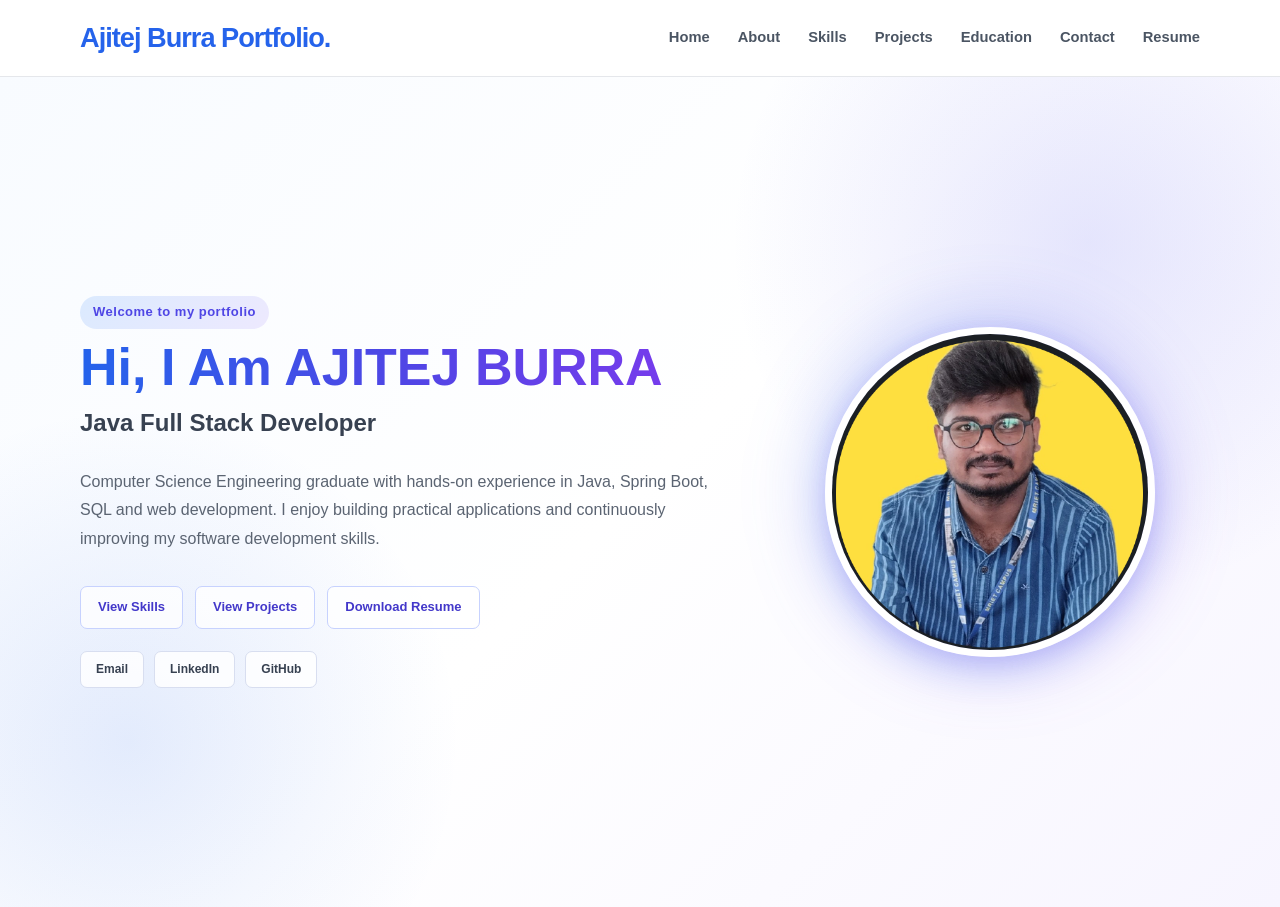
<file: index.html>
<!DOCTYPE html>
<html lang="en">
<head>
    <meta charset="UTF-8">
    <meta name="viewport" content="width=device-width, initial-scale=1.0">
    <title>Ajitej Burra Goud | Java Full Stack Developer</title>
    <link rel="stylesheet" href="css/style.css">
    <link rel="stylesheet" href="css/index.css">

</head>
<body>
<!-- HEADER -->
<header class="header">
    <div class="container nav-container">
        <a href="index.html" class="logo">
            <span>Ajitej Burra Portfolio.</span>
        </a>

        <button class="menu-toggle" id="menuToggle">
            ☰
        </button>

        <nav class="navbar" id="navbar">
            <a href="index.html">Home</a>
            <a href="about.html" >About</a>
            <a href="skills.html">Skills</a>
            <a href="projects.html">Projects</a>
            <a href="education.html">Education</a>
            <a href="contact.html">Contact</a>
            <a href="assets/AJITEJ_BURRA_RESUME.pdf">Resume</a>
        </nav>
    </div>
</header>

    <section id="home" class="hero-section">
        <div class="container hero-container">    
<!-- LEFT SIDE -->
            <div class="hero-content">
                <p class="hero-greeting">Welcome to my portfolio</p>
                <h1>Hi, I Am AJITEJ BURRA</h1>
                <h2>Java Full Stack Developer</h2>
    
                <p class="hero-description">
                    Computer Science Engineering graduate with hands-on
                    experience in Java, Spring Boot, SQL and web development.
                    I enjoy building practical applications and continuously
                    improving my software development skills.
                </p>
    
<!-- MAIN BUTTONS -->
                <div class="hero-buttons">
                    <a href="skills.html" class="btn secondary-btn" >View Skills</a>
                    <a href="projects.html" class="btn secondary-btn">View Projects</a>
                    <a href="assets/AJITEJ_BURRA_RESUME.pdf" target="_blank" class="btn secondary-btn">Download Resume</a>
                </div>
    
<!-- SOCIAL BUTTONS -->
                <div class="social-buttons">
                    <a href="mailto:burraajitejgoud@gmail.com" class="social-btn">
                        Email</a>
                    <a href="https://www.linkedin.com/in/ajitej-burra-a78137327/" target="_blank" rel="noopener noreferrer"class="social-btn">
                        LinkedIn</a>
                    <a href="https://github.com/Ajitej-26" target="_blank" rel="noopener noreferrer" class="social-btn">
                        GitHub</a>
                </div>
            </div>
    
    
            <!-- RIGHT SIDE -->
            <div class="hero-photo">
                <img src="assets/Screenshot 2025-11-19 132648.png" alt="Ajitej Burra">
            </div>
        </div>
    </section>

    <script src="js/script.js"></script>
</body>
</html>
</file>
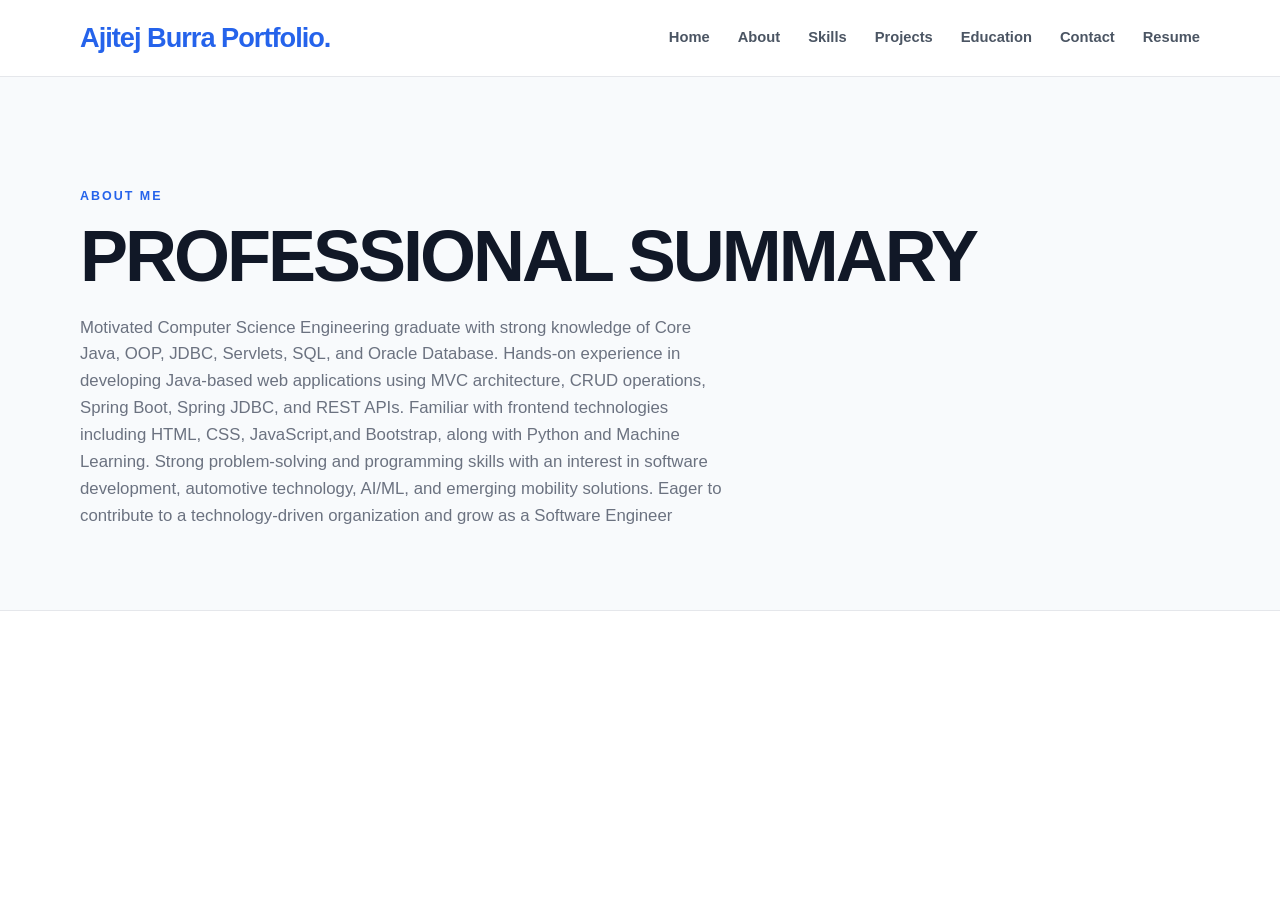
<file: about.html>
<!DOCTYPE html>
<html lang="en">
<head>
    <meta charset="UTF-8">
    <meta name="viewport" content="width=device-width, initial-scale=1.0">
    <title>About | Ajitej Burra Goud</title>
    <link rel="stylesheet" href="css/style.css">
</head>
<body>
<!-- HEADER -->
    <header class="header">
        <div class="container nav-container">
            <a href="index.html" class="logo">
                <span>Ajitej Burra Portfolio.</span>
            </a>

            <button class="menu-toggle" id="menuToggle">
                ☰
            </button>

            <nav class="navbar" id="navbar">
                <a href="index.html">Home</a>
                <a href="about.html">About</a>
                <a href="skills.html">Skills</a>
                <a href="projects.html">Projects</a>
                <a href="education.html">Education</a>
                <a href="contact.html">Contact</a>
                <a href="assets/AJITEJ_BURRA_RESUME.pdf">Resume</a>
            </nav>
        </div>
    </header>


<!-- PAGE HERO -->
    <section class="page-hero" class="about-section">
        <div class="container">
            <p class="section-label">ABOUT ME</p>
            <h1>PROFESSIONAL SUMMARY</h1>
            <p>
            Motivated Computer Science Engineering graduate with strong knowledge of Core Java, OOP, JDBC, Servlets, SQL, and
            Oracle Database. Hands-on experience in developing Java-based web applications using MVC architecture, CRUD operations, Spring Boot, Spring JDBC, and REST APIs. Familiar with frontend technologies including HTML, CSS,
            JavaScript,and Bootstrap, along with Python and Machine Learning. Strong problem-solving and programming skills with an interest in
            software development, automotive technology, AI/ML, and emerging mobility solutions. Eager to contribute to a
            technology-driven organization and grow as a Software Engineer
            </p>
        </div>
    </section>
    
    <script src="js/script.js"></script>
</body>
</html>
</file>
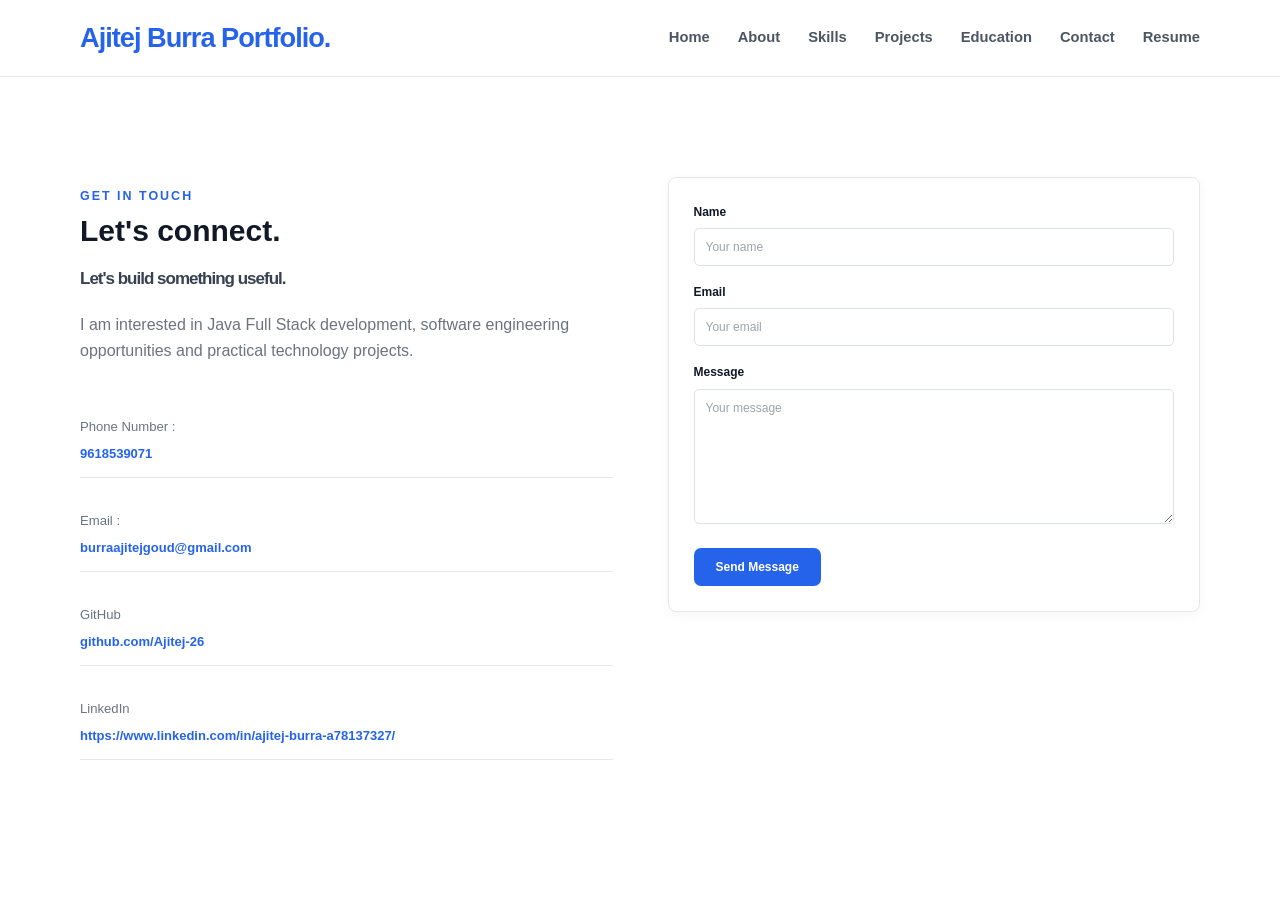
<file: contact.html>
<!DOCTYPE html>
<html lang="en">
<head>
    <meta charset="UTF-8">
    <meta name="viewport" content="width=device-width, initial-scale=1.0">
    <title>Contact</title>
    <link rel="stylesheet" href="css/style.css">
    <link rel="stylesheet" href="css/contact.css">

</head>
<body>
<!-- HEADER -->
<header class="header">
    <div class="container nav-container">
        <a href="index.html" class="logo">
            <span>Ajitej Burra Portfolio.</span>
        </a>

        <button class="menu-toggle" id="menuToggle">
            ☰
        </button>

        <nav class="navbar" id="navbar">
            <a href="index.html">Home</a>
            <a href="about.html">About</a>
            <a href="skills.html">Skills</a>
            <a href="projects.html">Projects</a>
            <a href="education.html">Education</a>
            <a href="contact.html">Contact</a>
            <a href="assets/AJITEJ_BURRA_RESUME.pdf">Resume</a>
        </nav>
    </div>
</header>

    <section class="content-section">
        <div class="container contact-grid">
<!-- Contact Information -->
            <div class="contact-info">
                <p class="section-label">GET IN TOUCH</p>
                <h1>Let's connect.</h1>
                <h2>Let's build something useful.</h2>
                <p>
                    I am interested in Java Full Stack development,
                    software engineering opportunities and practical
                    technology projects.
                </p>

                <div class="contact-items">
                    <div class="contact-item">
                        <span class="contact-label">Phone Number :</span>
                        <a href="mailto:Phone Number">9618539071</a>
                    </div>
                    <div class="contact-item">
                        <span class="contact-label">Email :</span>
                        <a href="mailto:burraajitejgoud@gmail.com">burraajitejgoud@gmail.com</a>
                    </div>
                    <div class="contact-item">
                        <span class="contact-label">GitHub</span>
                        <a href="https://github.com/Ajitej-26" target="_blank">github.com/Ajitej-26</a>
                    </div>

                    <div class="contact-item">
                        <span class="contact-label">LinkedIn</span>
                        <a href="https://www.linkedin.com/in/ajitej-burra-a78137327/" target="_blank">https://www.linkedin.com/in/ajitej-burra-a78137327/</a>
                    </div>
                </div>
            </div>

<!-- Contact Form -->
            <div class="contact-form-card">
                <form id="contactForm">
                    <div class="form-group">
                        <label for="name">Name</label>
                        <input type="text" id="name" name="name" placeholder="Your name" required>
                    </div>

                    <div class="form-group">
                        <label for="email">Email</label>
                        <input type="email" id="email" name="email" placeholder="Your email" required>
                    </div>

                    <div class="form-group">
                        <label for="message">Message</label>
                        <textarea id="message" name="message" rows="6" placeholder="Your message" required></textarea>
                    </div>

                    <button type="submit" class="btn primary-btn">Send Message</button>
                </form>
            </div>
        </div>
    </section>

    <script src="js/script.js"></script>
</body>
</html>
</file>
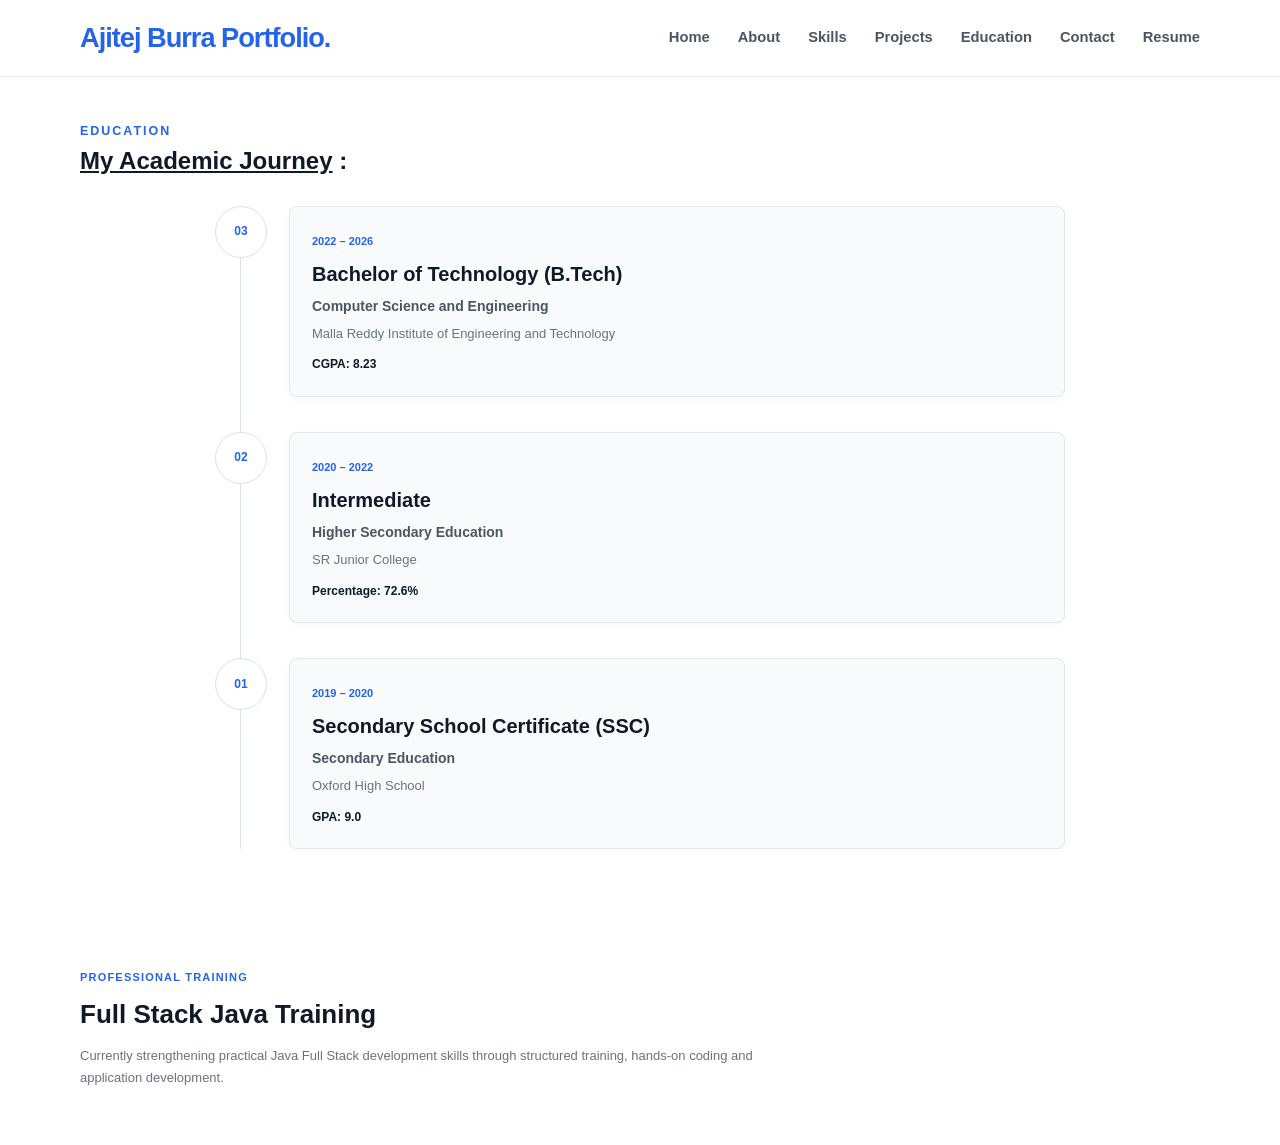
<file: education.html>
<!DOCTYPE html>
<html lang="en">
<head>
    <meta charset="UTF-8">
    <meta name="viewport" content="width=device-width, initial-scale=1.0">
    <title>Education</title>
    <link rel="stylesheet" href="css/style.css">
    <link rel="stylesheet" href="css/education.css">
</head>
<body>
<!-- HEADER -->
    <header class="header">
        <div class="container nav-container">
            <a href="index.html" class="logo">
                <span>Ajitej Burra Portfolio.</span>
            </a>
            <button class="menu-toggle" id="menuToggle">
                ☰
            </button>
            <nav class="navbar" id="navbar">
                <a href="index.html">Home</a>
                <a href="about.html">About</a>
                <a href="skills.html">Skills</a>
                <a href="projects.html">Projects</a>
                <a href="education.html">Education</a>
                <a href="contact.html">Contact</a>
                <a href="assets/AJITEJ_BURRA_RESUME.pdf">Resume</a>
            </nav>
        </div>
    </header>

<!-- ACADEMIC JOURNEY -->
    <section class="education-section">
        <div class="container">
            <p class="section-label">EDUCATION</p>
            <h1><u>My Academic Journey</u> :</h1><br>
            <div class="education-timeline">

<!-- BTECH -->
                <div class="education-item">
                    <div class="education-marker">03</div>
                    <div class="education-content">
                        <span class="education-period">
                            2022 – 2026
                        </span>
                        <h2>Bachelor of Technology (B.Tech)</h2>
                        <h3>Computer Science and Engineering</h3>
                        <p>Malla Reddy Institute of Engineering and Technology</p>
                        <strong>CGPA: 8.23</strong>
                    </div>
                </div>

<!-- INTERMEDIATE -->
                <div class="education-item">
                    <div class="education-marker">02</div>
                    <div class="education-content">
                        <span class="education-period">2020 – 2022</span>
                        <h2>Intermediate</h2>
                        <h3>Higher Secondary Education</h3>
                        <p>SR Junior College</p>
                        <strong>Percentage: 72.6%</strong>
                    </div>
                </div>

<!-- SSC -->
                <div class="education-item">
                    <div class="education-marker">01</div>
                    <div class="education-content">
                        <span class="education-period">2019 – 2020</span>
                        <h2>Secondary School Certificate (SSC)</h2>
                        <h3>Secondary Education</h3>
                        <p>Oxford High School</p>
                        <strong>GPA: 9.0</strong>
                    </div>
                </div>
            </div>
        </div>
    </section>

<!-- TRAINING -->
    <section class="training-section">
        <div class="container">
            <p class="section-label">PROFESSIONAL TRAINING</p>
            <h2>Full Stack Java Training</h2>
            <p>
                Currently strengthening practical Java Full Stack
                development skills through structured training,
                hands-on coding and application development.
            </p>
        </div>
    </section>
    
    <script src="js/script.js"></script>
</body>
</html>
</file>
<file: css/style.css>
/* =====================================================
   GLOBAL
===================================================== */

* {
    margin: 0;
    padding: 0;
    box-sizing: border-box;
}

html {
    scroll-behavior: smooth;
}

body {
    font-family:
        Inter,
        -apple-system,
        BlinkMacSystemFont,
        "Segoe UI",
        sans-serif;

    background: #ffffff;
    color: #111827;
    line-height: 1.6;
}

a {
    text-decoration: none;
    color: inherit;
}

ul {
    padding: 0;
    margin: 0;
    list-style: none;
}

.container {
    width: min(1120px, 92%);
    margin: auto;
}


/* =====================================================
   HEADER
===================================================== */

.header {
    position: sticky;
    top: 0;
    z-index: 1000;

    background: rgba(255, 255, 255, 0.96);

    border-bottom: 1px solid #e5e7eb;

    backdrop-filter: blur(10px);
}

.nav-container {
    min-height: 76px;

    display: flex;
    align-items: center;
    justify-content: space-between;
}

.logo {
    font-size: 1.7rem;
    font-weight: 800;
    letter-spacing: -1px;
}

.logo span {
    color: #2563eb;
}

.navbar {
    display: flex;
    align-items: center;
    gap: 28px;
}

.navbar a {
    font-size: 0.92rem;
    font-weight: 600;
    color: #4b5563;

    transition: 0.25s;
}

.navbar a:hover,
.navbar a.active {
    color: #2563eb;
}

.navbar .resume-btn {
    padding: 10px 18px;

    background: #111827;
    color: #ffffff;

    border-radius: 7px;
}

.navbar .resume-btn:hover {
    background: #2563eb;
    color: #ffffff;
}

.menu-toggle {
    display: none;

    border: none;
    background: transparent;

    font-size: 1.6rem;
    cursor: pointer;
}


/* =====================================================
   HERO
===================================================== */

.hero {
    min-height: calc(100vh - 76px);

    display: flex;
    align-items: center;

    padding: 80px 0;
}

.hero-container {
    display: grid;

    grid-template-columns:
        1.1fr 0.9fr;

    gap: 70px;

    align-items: center;
}

.hero-small-title,
.section-label {
    color: #2563eb;

    font-size: 0.78rem;

    font-weight: 800;

    letter-spacing: 2px;

    text-transform: uppercase;
}

.hero h1 {
    margin-top: 15px;

    font-size: clamp(3rem, 7vw, 5.5rem);

    line-height: 1;

    letter-spacing: -4px;
}

.hero h1 span {
    display: block;
    color: #2563eb;
}

.hero-description {
    max-width: 650px;

    margin-top: 25px;

    color: #6b7280;

    font-size: 1.05rem;
}

.hero-buttons {
    display: flex;

    gap: 14px;

    margin-top: 32px;
}

.btn {
    display: inline-flex;

    align-items: center;
    justify-content: center;

    padding: 12px 22px;

    border-radius: 7px;

    font-weight: 700;

    transition: 0.25s;
}

.primary-btn {
    background: #2563eb;
    color: white;
}

.primary-btn:hover {
    background: #1d4ed8;
    transform: translateY(-2px);
}

.secondary-btn {
    border: 1px solid #d1d5db;
    color: #111827;
}

.secondary-btn:hover {
    border-color: #2563eb;
    color: #2563eb;
    transform: translateY(-2px);
}

.social-links {
    display: flex;

    gap: 12px;

    margin-top: 25px;

    color: #6b7280;

    font-size: 0.9rem;
}

.social-links a:hover {
    color: #2563eb;
}


/* =====================================================
   CODE CARD
===================================================== */

.hero-code-card {
    padding: 30px;

    background: #111827;

    border-radius: 16px;

    box-shadow:
        0 25px 60px rgba(0, 0, 0, 0.15);

    overflow-x: auto;
}

.hero-code-card pre {
    color: #e5e7eb;

    font-family:
        "Courier New",
        monospace;

    font-size: 0.9rem;

    line-height: 1.7;
}


/* =====================================================
   QUICK INTRO
===================================================== */

.quick-intro {
    padding: 100px 0;

    background: #f8fafc;
}

.section-heading {
    max-width: 700px;

    margin-bottom: 45px;
}

.section-heading h2 {
    margin-top: 10px;

    font-size: 2.3rem;

    line-height: 1.2;

    letter-spacing: -1px;
}

.section-heading>p:last-child {
    margin-top: 15px;

    color: #6b7280;
}

.quick-cards {
    display: grid;

    grid-template-columns:
        repeat(3, 1fr);

    gap: 22px;
}

.quick-card {
    padding: 30px;

    background: white;

    border: 1px solid #e5e7eb;

    border-radius: 12px;

    transition: 0.25s;
}

.quick-card:hover {
    transform: translateY(-5px);

    border-color: #bfdbfe;

    box-shadow:
        0 15px 35px rgba(0, 0, 0, 0.07);
}

.quick-icon {
    color: #2563eb;

    font-weight: 800;

    margin-bottom: 20px;
}

.quick-card h3 {
    margin-bottom: 10px;
}

.quick-card p {
    color: #6b7280;
}


/* =====================================================
   PAGE HERO
===================================================== */

.page-hero {
    padding: 110px 0 80px;

    background: #f8fafc;

    border-bottom: 1px solid #e5e7eb;
}

.page-hero h1 {
    margin-top: 12px;

    font-size: clamp(2.7rem, 6vw, 4.5rem);

    line-height: 1.05;

    letter-spacing: -3px;
}

.page-hero p:last-child {
    max-width: 650px;

    margin-top: 20px;

    color: #6b7280;

    font-size: 1.05rem;
}


/* =====================================================
   CONTENT
===================================================== */

.content-section {
    padding: 100px 0;
}

.light-section {
    background: #f8fafc;
}


/* =====================================================
   ABOUT
===================================================== */

.about-grid {
    display: grid;

    grid-template-columns:
        1.4fr 0.6fr;

    gap: 80px;
}

.about-grid h2 {
    margin: 10px 0 25px;

    font-size: 2.5rem;

    letter-spacing: -1px;
}

.about-grid p {
    margin-bottom: 18px;

    color: #6b7280;
}

.about-info-card {
    align-self: start;

    padding: 25px;

    background: #f8fafc;

    border: 1px solid #e5e7eb;

    border-radius: 12px;
}

.info-item {
    padding: 18px 0;

    border-bottom: 1px solid #e5e7eb;
}

.info-item:last-child {
    border-bottom: none;
}

.info-item span {
    display: block;

    color: #6b7280;

    font-size: 0.85rem;
}

.info-item strong {
    display: block;

    margin-top: 4px;

    font-size: 1.05rem;
}


/* =====================================================
   FEATURES
===================================================== */

.feature-grid {
    display: grid;

    grid-template-columns:
        repeat(3, 1fr);

    gap: 22px;
}

.feature-card {
    padding: 30px;

    background: #ffffff;

    border: 1px solid #e5e7eb;

    border-radius: 12px;
}

.feature-card>span {
    color: #2563eb;

    font-weight: 800;
}

.feature-card h3 {
    margin: 18px 0 10px;
}

.feature-card p {
    color: #6b7280;
}


/* =====================================================
   SKILLS
===================================================== */

.skills-grid {
    display: grid;

    grid-template-columns:
        repeat(2, 1fr);

    gap: 22px;
}

.skill-card {
    padding: 32px;

    border: 1px solid #e5e7eb;

    border-radius: 12px;

    transition: 0.25s;
}

.skill-card:hover {
    transform: translateY(-4px);

    border-color: #bfdbfe;

    box-shadow:
        0 15px 35px rgba(0, 0, 0, 0.06);
}

.skill-number {
    color: #2563eb;

    font-weight: 800;

    margin-bottom: 12px;
}

.skill-card h2 {
    margin-bottom: 20px;
}

.skill-list {
    display: flex;

    flex-wrap: wrap;

    gap: 9px;
}

.skill-list span,
.technology-list span {
    padding: 7px 11px;

    background: #eff6ff;

    color: #1d4ed8;

    border-radius: 5px;

    font-size: 0.82rem;

    font-weight: 600;
}


/* =====================================================
   PROJECTS
===================================================== */

.projects-container {
    display: grid;

    grid-template-columns:
        repeat(2, 1fr);

    gap: 24px;
}

.project-card {
    padding: 32px;

    border: 1px solid #e5e7eb;

    border-radius: 14px;

    background: white;
}

.featured-project {
    grid-column: 1 / -1;
}

.project-top {
    display: flex;

    justify-content: space-between;

    align-items: center;
}

.project-number {
    color: #2563eb;

    font-weight: 800;
}

.project-status {
    padding: 5px 10px;

    background: #dcfce7;

    color: #166534;

    border-radius: 20px;

    font-size: 0.72rem;

    font-weight: 800;
}

.project-card h2 {
    margin-top: 18px;

    font-size: 1.8rem;
}

.project-subtitle {
    color: #2563eb;

    font-weight: 600;

    margin: 5px 0 20px;
}

.project-card>p {
    color: #6b7280;

    margin: 15px 0;
}

.project-card h3 {
    margin-top: 25px;

    margin-bottom: 10px;
}

.project-features {
    list-style: disc;

    padding-left: 20px;

    color: #6b7280;
}

.project-features li {
    margin-bottom: 6px;
}

.technology-list {
    display: flex;

    flex-wrap: wrap;

    gap: 8px;

    margin-top: 25px;
}

.project-buttons {
    display: flex;

    gap: 12px;

    margin-top: 28px;
}


/* =====================================================
   TIMELINE
===================================================== */

.timeline {
    position: relative;

    border-left: 2px solid #dbeafe;

    padding-left: 35px;
}

.timeline-item {
    position: relative;
}

.timeline-dot {
    position: absolute;

    left: -44px;

    top: 5px;

    width: 16px;

    height: 16px;

    border-radius: 50%;

    background: #2563eb;

    border: 4px solid #dbeafe;
}

.timeline-content {
    padding: 30px;

    border: 1px solid #e5e7eb;

    border-radius: 12px;
}

.timeline-date {
    color: #2563eb;

    font-weight: 800;

    font-size: 0.85rem;
}

.timeline-content h3 {
    margin-top: 10px;

    font-size: 1.5rem;
}

.timeline-content h4 {
    color: #4b5563;

    font-weight: 600;

    margin-top: 5px;
}

.timeline-content p {
    margin-top: 10px;

    color: #6b7280;
}

.timeline-content strong {
    display: block;

    margin-top: 12px;
}


/* =====================================================
   CERTIFICATIONS
===================================================== */

.certification-grid {
    display: grid;

    grid-template-columns:
        repeat(2, 1fr);

    gap: 22px;
}

.certification-card {
    padding: 30px;

    background: white;

    border: 1px solid #e5e7eb;

    border-radius: 12px;
}

.certification-card>span {
    color: #2563eb;

    font-weight: 800;
}

.certification-card h3 {
    margin-top: 18px;
}

.certification-card p {
    color: #6b7280;

    margin-top: 7px;
}


/* =====================================================
   TRAINING
===================================================== */

.training-card {
    display: flex;

    justify-content: space-between;

    align-items: center;

    gap: 30px;

    padding: 40px;

    background: #111827;

    color: white;

    border-radius: 14px;
}

.training-card p:not(.section-label) {
    max-width: 650px;

    margin-top: 15px;

    color: #d1d5db;
}

.training-badge {
    min-width: 130px;

    height: 130px;

    display: flex;

    align-items: center;

    justify-content: center;

    text-align: center;

    border: 1px solid #374151;

    border-radius: 50%;

    font-weight: 800;

    line-height: 1.3;
}


/* =====================================================
   CONTACT
===================================================== */

.contact-grid {
    display: grid;

    grid-template-columns:
        1fr 1fr;

    gap: 70px;
}

.contact-info h2 {
    margin-top: 10px;

    font-size: 2.5rem;

    letter-spacing: -1px;
}

.contact-info>p:not(.section-label) {
    margin-top: 20px;

    color: #6b7280;
}

.contact-items {
    margin-top: 35px;
}

.contact-item {
    padding: 18px 0;

    border-bottom: 1px solid #e5e7eb;
}

.contact-label {
    display: block;

    color: #6b7280;

    font-size: 0.82rem;

    margin-bottom: 4px;
}

.contact-item a {
    color: #2563eb;

    font-weight: 600;
}

.contact-form-card {
    padding: 32px;

    background: #f8fafc;

    border: 1px solid #e5e7eb;

    border-radius: 12px;
}

.form-group {
    margin-bottom: 20px;
}

.form-group label {
    display: block;

    margin-bottom: 7px;

    font-size: 0.9rem;

    font-weight: 700;
}

.form-group input,
.form-group textarea {
    width: 100%;

    padding: 13px 14px;

    border: 1px solid #d1d5db;

    border-radius: 7px;

    outline: none;

    font: inherit;

    background: white;
}

.form-group input:focus,
.form-group textarea:focus {
    border-color: #2563eb;

    box-shadow:
        0 0 0 3px rgba(37, 99, 235, 0.1);
}

.form-group textarea {
    resize: vertical;
}


/* =====================================================
   FOOTER
===================================================== */

.footer {
    padding: 25px 0;

    background: #111827;

    color: #d1d5db;
}

.footer-content {
    display: flex;

    justify-content: space-between;

    gap: 20px;

    font-size: 0.85rem;
}


/* =====================================================
   RESPONSIVE
===================================================== */

@media (max-width: 900px) {

    .navbar {
        position: absolute;

        top: 76px;

        left: 0;

        width: 100%;

        display: none;

        flex-direction: column;

        align-items: stretch;

        gap: 0;

        padding: 15px 5%;

        background: white;

        border-bottom: 1px solid #e5e7eb;
    }

    .navbar.show {
        display: flex;
    }

    .navbar a {
        padding: 13px 0;
    }

    .menu-toggle {
        display: block;
    }

    .hero-container,
    .about-grid,
    .contact-grid {
        grid-template-columns: 1fr;
    }

    .hero {
        padding: 70px 0;
    }

    .hero-code-card {
        max-width: 700px;
    }

    .feature-grid,
    .quick-cards {
        grid-template-columns: 1fr;
    }

    .skills-grid {
        grid-template-columns: 1fr;
    }

    .projects-container {
        grid-template-columns: 1fr;
    }

    .featured-project {
        grid-column: auto;
    }

    .certification-grid {
        grid-template-columns: 1fr;
    }

    .training-card {
        flex-direction: column;

        align-items: flex-start;
    }

}


@media (max-width: 600px) {

    .nav-container {
        min-height: 68px;
    }

    .hero h1 {
        font-size: 3rem;

        letter-spacing: -2px;
    }

    .page-hero h1 {
        font-size: 2.8rem;

        letter-spacing: -2px;
    }

    .hero-buttons,
    .project-buttons {
        flex-direction: column;

        align-items: stretch;
    }

    .btn {
        width: 100%;
    }

    .content-section,
    .quick-intro {
        padding: 70px 0;
    }

    .project-card,
    .skill-card,
    .contact-form-card {
        padding: 24px;
    }

    .footer-content {
        flex-direction: column;

        text-align: center;
    }

    .hero-code-card {
        padding: 20px;
    }

    .hero-code-card pre {
        font-size: 0.75rem;
    }

}
</file>
<file: css/index.css>
/* =========================================
   HOME HERO SECTION
========================================= */

.hero-section {
    min-height: calc(100vh - 70px);
    display: flex;
    align-items: center;
    padding: 60px 0;
    background:
        radial-gradient(circle at 85% 20%, rgba(99, 102, 241, 0.16), transparent 28%),
        radial-gradient(circle at 10% 80%, rgba(37, 99, 235, 0.12), transparent 25%),
        linear-gradient(135deg, #f8fbff 0%, #ffffff 50%, #f7f5ff 100%);
}

.hero-container {
    display: grid;
    grid-template-columns: 1.2fr 0.8fr;
    align-items: center;
    gap: 70px;
}

/* =========================================
   LEFT CONTENT
========================================= */

.hero-content {
    max-width: 700px;
}

.hero-greeting {
    display: inline-block;
    margin-bottom: 10px;
    padding: 6px 13px;
    border-radius: 20px;
    background: linear-gradient(135deg, #dbeafe, #ede9fe);
    color: #4f46e5;
    font-size: 13px;
    font-weight: 700;
    letter-spacing: 0.5px;
}

.hero-content h1 {
    margin-bottom: 8px;
    font-size: 52px;
    line-height: 1.1;
    font-weight: 800;

    background: linear-gradient(90deg,
            #2563eb,
            #4f46e5,
            #7c3aed);

    -webkit-background-clip: text;
    -webkit-text-fill-color: transparent;
    background-clip: text;
}

.hero-content h2 {
    margin-bottom: 20px;
    font-size: 24px;
    font-weight: 600;
    color: #374151;
}

.hero-description {
    max-width: 650px;
    margin-bottom: 28px;
    font-size: 16px;
    line-height: 1.8;
    color: #5b6472;
}

/* =========================================
   MAIN BUTTONS
========================================= */

.hero-buttons {
    display: flex;
    flex-wrap: wrap;
    gap: 12px;
    margin-bottom: 22px;
}

.hero-buttons .btn {
    padding: 10px 17px;
    border-radius: 7px;
    font-size: 13px;
    font-weight: 600;
    text-decoration: none;
    transition: all 0.25s ease;
}

/* View Skills */

.hero-buttons .primary-btn {
    border: none;
    color: #ffffff;
    background: linear-gradient(135deg,
            #2563eb,
            #4f46e5);

    box-shadow: 0 6px 18px rgba(37, 99, 235, 0.25);
}

.hero-buttons .primary-btn:hover {
    transform: translateY(-2px);

    box-shadow: 0 9px 22px rgba(37, 99, 235, 0.35);
}

/* Other Buttons */

.hero-buttons .secondary-btn {
    border: 1px solid #c7d2fe;
    background: rgba(255, 255, 255, 0.8);
    color: #4338ca;
}

.hero-buttons .secondary-btn:hover {
    border-color: #6366f1;
    background: #eef2ff;
    transform: translateY(-2px);
}

/* =========================================
   SOCIAL BUTTONS
========================================= */

.social-buttons {
    display: flex;
    flex-wrap: wrap;
    gap: 10px;
}

.social-btn {
    display: inline-flex;
    align-items: center;
    justify-content: center;

    padding: 8px 15px;

    border: 1px solid #d8def0;
    border-radius: 7px;

    background: rgba(255, 255, 255, 0.85);
    color: #374151;

    font-size: 12px;
    font-weight: 600;
    text-decoration: none;

    transition: all 0.25s ease;
}

.social-btn:hover {
    color: #ffffff;
    border-color: #4f46e5;
    background: linear-gradient(135deg,
            #2563eb,
            #7c3aed);

    transform: translateY(-2px);
    box-shadow: 0 5px 15px rgba(79, 70, 229, 0.2);
}

/* =========================================
   RIGHT PHOTO
========================================= */

.hero-photo {
    display: flex;
    justify-content: center;
    align-items: center;
    position: relative;
}

/* Soft colorful glow behind photo */

.hero-photo::before {
    content: "";
    position: absolute;

    width: 350px;
    height: 350px;

    border-radius: 50%;

    background: linear-gradient(135deg,
            rgba(37, 99, 235, 0.25),
            rgba(124, 58, 237, 0.25));

    filter: blur(35px);
    z-index: 0;
}

/* Photo */

.hero-photo img {
    position: relative;
    z-index: 1;

    width: 330px;
    height: 330px;

    object-fit: cover;
    border-radius: 50%;

    border: 7px solid #ffffff;

    box-shadow:
        0 15px 35px rgba(37, 99, 235, 0.18),
        0 5px 20px rgba(124, 58, 237, 0.12);
}

/* =========================================
   RESPONSIVE
========================================= */

@media (max-width: 900px) {

    .hero-section {
        padding: 50px 0;
    }

    .hero-container {
        grid-template-columns: 1fr;
        gap: 40px;
        text-align: center;
    }

    .hero-content {
        max-width: 700px;
        margin: 0 auto;
    }

    .hero-description {
        margin-left: auto;
        margin-right: auto;
    }

    .hero-buttons,
    .social-buttons {
        justify-content: center;
    }

    .hero-photo {
        order: -1;
    }

    .hero-photo::before {
        width: 270px;
        height: 270px;
    }

    .hero-photo img {
        width: 250px;
        height: 250px;
    }
}

@media (max-width: 600px) {

    .hero-section {
        padding: 40px 0;
    }

    .hero-content h1 {
        font-size: 38px;
    }

    .hero-content h2 {
        font-size: 19px;
    }

    .hero-description {
        font-size: 14px;
        line-height: 1.7;
    }

    .hero-greeting {
        font-size: 11px;
    }

    .hero-photo::before {
        width: 225px;
        height: 225px;
    }

    .hero-photo img {
        width: 210px;
        height: 210px;
    }

    .hero-buttons {
        gap: 8px;
    }

    .hero-buttons .btn {
        font-size: 12px;
        padding: 9px 13px;
    }

    .social-buttons {
        gap: 7px;
    }

    .social-btn {
        padding: 7px 12px;
        font-size: 11px;
    }
}
</file>
<file: css/contact.css>
/* =========================================
   CONTACT PAGE
========================================= */

.contact-section {
    padding: 55px 0 70px;

    background: #f8fafc;
}


/* =========================================
   CONTACT GRID
========================================= */

.contact-grid {
    display: grid;

    grid-template-columns: 1fr 1fr;

    gap: 55px;

    align-items: start;
}


/* =========================================
   CONTACT INFORMATION
========================================= */

.contact-info {
    padding-top: 10px;
}


.contact-label-top {
    margin-bottom: 7px;

    font-size: 10px;
    font-weight: 700;

    letter-spacing: 1.2px;

    color: #2563eb;
}


.contact-info h1 {
    margin-bottom: 5px;

    font-size: 30px;
    font-weight: 700;

    color: #111827;
}


.contact-info h2 {
    margin-bottom: 12px;

    font-size: 17px;
    font-weight: 600;

    color: #374151;
}


.contact-description {
    max-width: 550px;

    margin-bottom: 28px;

    font-size: 13px;

    line-height: 1.7;

    color: #6b7280;
}


/* =========================================
   CONTACT ITEMS
========================================= */

.contact-items {
    display: flex;

    flex-direction: column;

    gap: 14px;
}


.contact-item {
    display: flex;

    flex-direction: column;

    gap: 3px;

    padding-bottom: 12px;

    border-bottom: 1px solid #e5e7eb;
}


.contact-item-label {
    font-size: 11px;

    font-weight: 700;

    color: #111827;
}


.contact-item a {
    width: fit-content;

    font-size: 13px;

    color: #2563eb;

    text-decoration: none;

    word-break: break-word;

    transition: color 0.2s ease;
}


.contact-item a:hover {
    color: #1d4ed8;

    text-decoration: underline;
}


/* =========================================
   CONTACT FORM
========================================= */

.contact-form-card {
    padding: 25px;

    background: #ffffff;

    border: 1px solid #e5e7eb;

    border-radius: 8px;

    box-shadow: 0 3px 12px rgba(0, 0, 0, 0.04);
}


/* =========================================
   FORM GROUP
========================================= */

.form-group {
    margin-bottom: 17px;
}


.form-group label {
    display: block;

    margin-bottom: 6px;

    font-size: 12px;

    font-weight: 600;

    color: #111827;
}


.form-group input,
.form-group textarea {
    width: 100%;

    padding: 9px 11px;

    border: 1px solid #dbe2ea;

    border-radius: 5px;

    background: #ffffff;

    font-family: inherit;

    font-size: 12px;

    color: #111827;

    outline: none;

    transition: border-color 0.2s ease;
}


.form-group input {
    height: 38px;
}


.form-group textarea {
    min-height: 110px;

    resize: vertical;
}


.form-group input:focus,
.form-group textarea:focus {
    border-color: #2563eb;
}


.form-group input::placeholder,
.form-group textarea::placeholder {
    color: #9ca3af;
}


/* =========================================
   BUTTON
========================================= */

.contact-form-card .primary-btn {
    border: none;

    cursor: pointer;

    font-size: 12px;
}


/* =========================================
   TABLET
========================================= */

@media (max-width: 800px) {

    .contact-section {
        padding: 45px 0 55px;
    }

    .contact-grid {
        grid-template-columns: 1fr;

        gap: 35px;
    }

    .contact-info {
        padding-top: 0;
    }

}


/* =========================================
   MOBILE
========================================= */

@media (max-width: 600px) {

    .contact-section {
        padding: 35px 0 45px;
    }

    .contact-grid {
        gap: 30px;
    }

    .contact-info h1 {
        font-size: 27px;
    }

    .contact-info h2 {
        font-size: 16px;
    }

    .contact-description {
        font-size: 12px;
    }

    .contact-item a {
        font-size: 12px;
    }

    .contact-form-card {
        padding: 20px;
    }

}
</file>
<file: css/education.css>
/* =========================================
   EDUCATION PAGE
========================================= */

.education-header {
    padding: 55px 0 35px;

    background: #f8fafc;
}

.education-header .section-label {
    margin-bottom: 8px;

    font-size: 11px;
    font-weight: 700;

    letter-spacing: 1.2px;

    color: #2563eb;
}

.education-header h1 {
    margin-bottom: 8px;

    font-size: 32px;
    font-weight: 700;

    color: #111827;
}

.education-header p {
    max-width: 650px;

    margin: 0;

    font-size: 14px;
    line-height: 1.6;

    color: #6b7280;
}


/* =========================================
   EDUCATION SECTION
========================================= */

.education-section {
    padding: 45px 0 65px;

    background: #ffffff;
}


/* =========================================
   TIMELINE
========================================= */

.education-timeline {
    position: relative;

    max-width: 850px;

    margin: 0 auto;
}


/* Vertical Line */

.education-timeline::before {
    content: "";

    position: absolute;

    left: 25px;
    top: 0;
    bottom: 0;

    width: 1px;

    background: #dbe2ea;
}


/* =========================================
   EDUCATION ITEM
========================================= */

.education-item {
    position: relative;

    display: grid;

    grid-template-columns: 52px 1fr;

    gap: 22px;

    padding-bottom: 35px;
}

.education-item:last-child {
    padding-bottom: 0;
}


/* =========================================
   MARKER
========================================= */

.education-marker {
    position: relative;

    z-index: 2;

    width: 52px;
    height: 52px;

    display: flex;

    align-items: center;
    justify-content: center;

    border: 1px solid #dbe2ea;

    border-radius: 50%;

    background: #ffffff;

    font-size: 12px;
    font-weight: 700;

    color: #2563eb;
}


/* =========================================
   EDUCATION CONTENT CARD
========================================= */

.education-content {
    padding: 20px 22px;

    background: #f8fafc;

    border: 1px solid #e5e7eb;

    border-radius: 8px;

    box-shadow: 0 2px 8px rgba(0, 0, 0, 0.03);
}

.education-item:last-child .education-content {
    border-bottom: 1px solid #e5e7eb;
}


/* =========================================
   EDUCATION DETAILS
========================================= */

.education-period {
    display: inline-block;

    margin-bottom: 7px;

    font-size: 11px;
    font-weight: 600;

    color: #2563eb;
}

.education-content h2 {
    margin-bottom: 5px;

    font-size: 20px;
    font-weight: 700;

    color: #111827;
}

.education-content h3 {
    margin-bottom: 7px;

    font-size: 14px;
    font-weight: 600;

    color: #4b5563;
}

.education-content p {
    margin-bottom: 7px;

    font-size: 13px;

    line-height: 1.5;

    color: #6b7280;
}

.education-content strong {
    font-size: 12px;

    color: #111827;
}


/* =========================================
   CERTIFICATIONS
========================================= */

.certification-section {
    padding: 55px 0;

    background: #f8fafc;

    border-top: 1px solid #eef0f3;
    border-bottom: 1px solid #eef0f3;
}

.certification-section .section-label {
    margin-bottom: 7px;

    font-size: 11px;
    font-weight: 700;

    letter-spacing: 1.2px;

    color: #2563eb;
}

.certification-section>.container>h2 {
    margin-bottom: 22px;

    font-size: 26px;

    color: #111827;
}

.certification-list {
    max-width: 850px;
}

.certification-item {
    display: flex;

    align-items: center;

    gap: 16px;

    padding: 16px 0;

    border-bottom: 1px solid #dbe2ea;
}

.certification-item>span {
    font-size: 11px;
    font-weight: 700;

    color: #2563eb;
}

.certification-item h3 {
    margin-bottom: 3px;

    font-size: 15px;

    color: #111827;
}

.certification-item p {
    font-size: 12px;

    color: #6b7280;
}


/* =========================================
   TRAINING
========================================= */

.training-section {
    padding: 55px 0;

    background: #ffffff;
}

.training-section .section-label {
    margin-bottom: 7px;

    font-size: 11px;
    font-weight: 700;

    letter-spacing: 1.2px;

    color: #2563eb;
}

.training-section h2 {
    margin-bottom: 10px;

    font-size: 26px;

    color: #111827;
}

.training-section>.container>p:last-child {
    max-width: 700px;

    margin: 0;

    font-size: 13px;

    line-height: 1.7;

    color: #6b7280;
}


/* =========================================
   MOBILE
========================================= */

@media (max-width: 600px) {

    .education-header {
        padding: 40px 0 25px;
    }

    .education-header h1 {
        font-size: 27px;
    }

    .education-header p {
        font-size: 13px;
    }

    .education-section {
        padding: 35px 0 50px;
    }

    .education-item {
        grid-template-columns: 42px 1fr;

        gap: 14px;

        padding-bottom: 25px;
    }

    .education-timeline::before {
        left: 20px;
    }

    .education-marker {
        width: 42px;
        height: 42px;

        font-size: 11px;
    }

    .education-content {
        padding: 16px;
    }

    .education-content h2 {
        font-size: 18px;
    }

    .education-content h3 {
        font-size: 13px;
    }

    .education-content p {
        font-size: 12px;
    }

    .certification-section,
    .training-section {
        padding: 40px 0;
    }

    .certification-section>.container>h2,
    .training-section h2 {
        font-size: 23px;
    }

}
</file>
